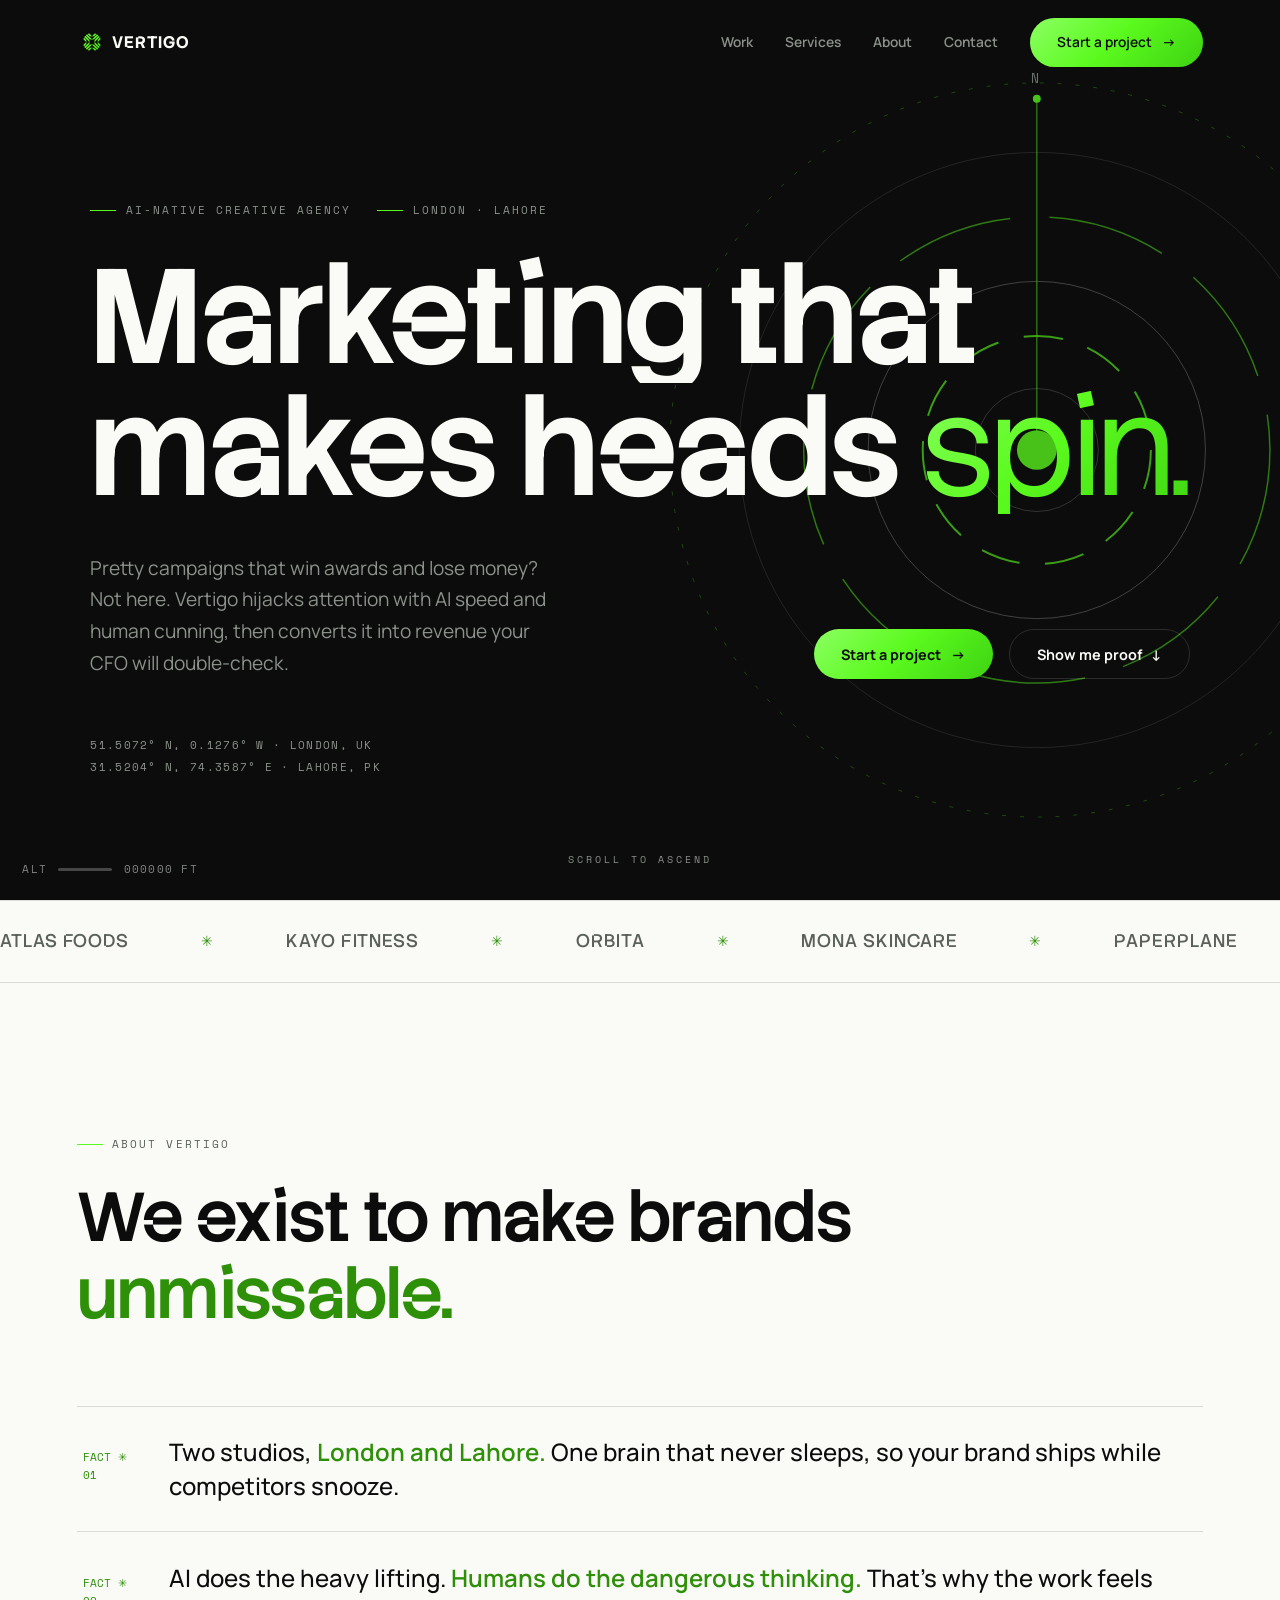
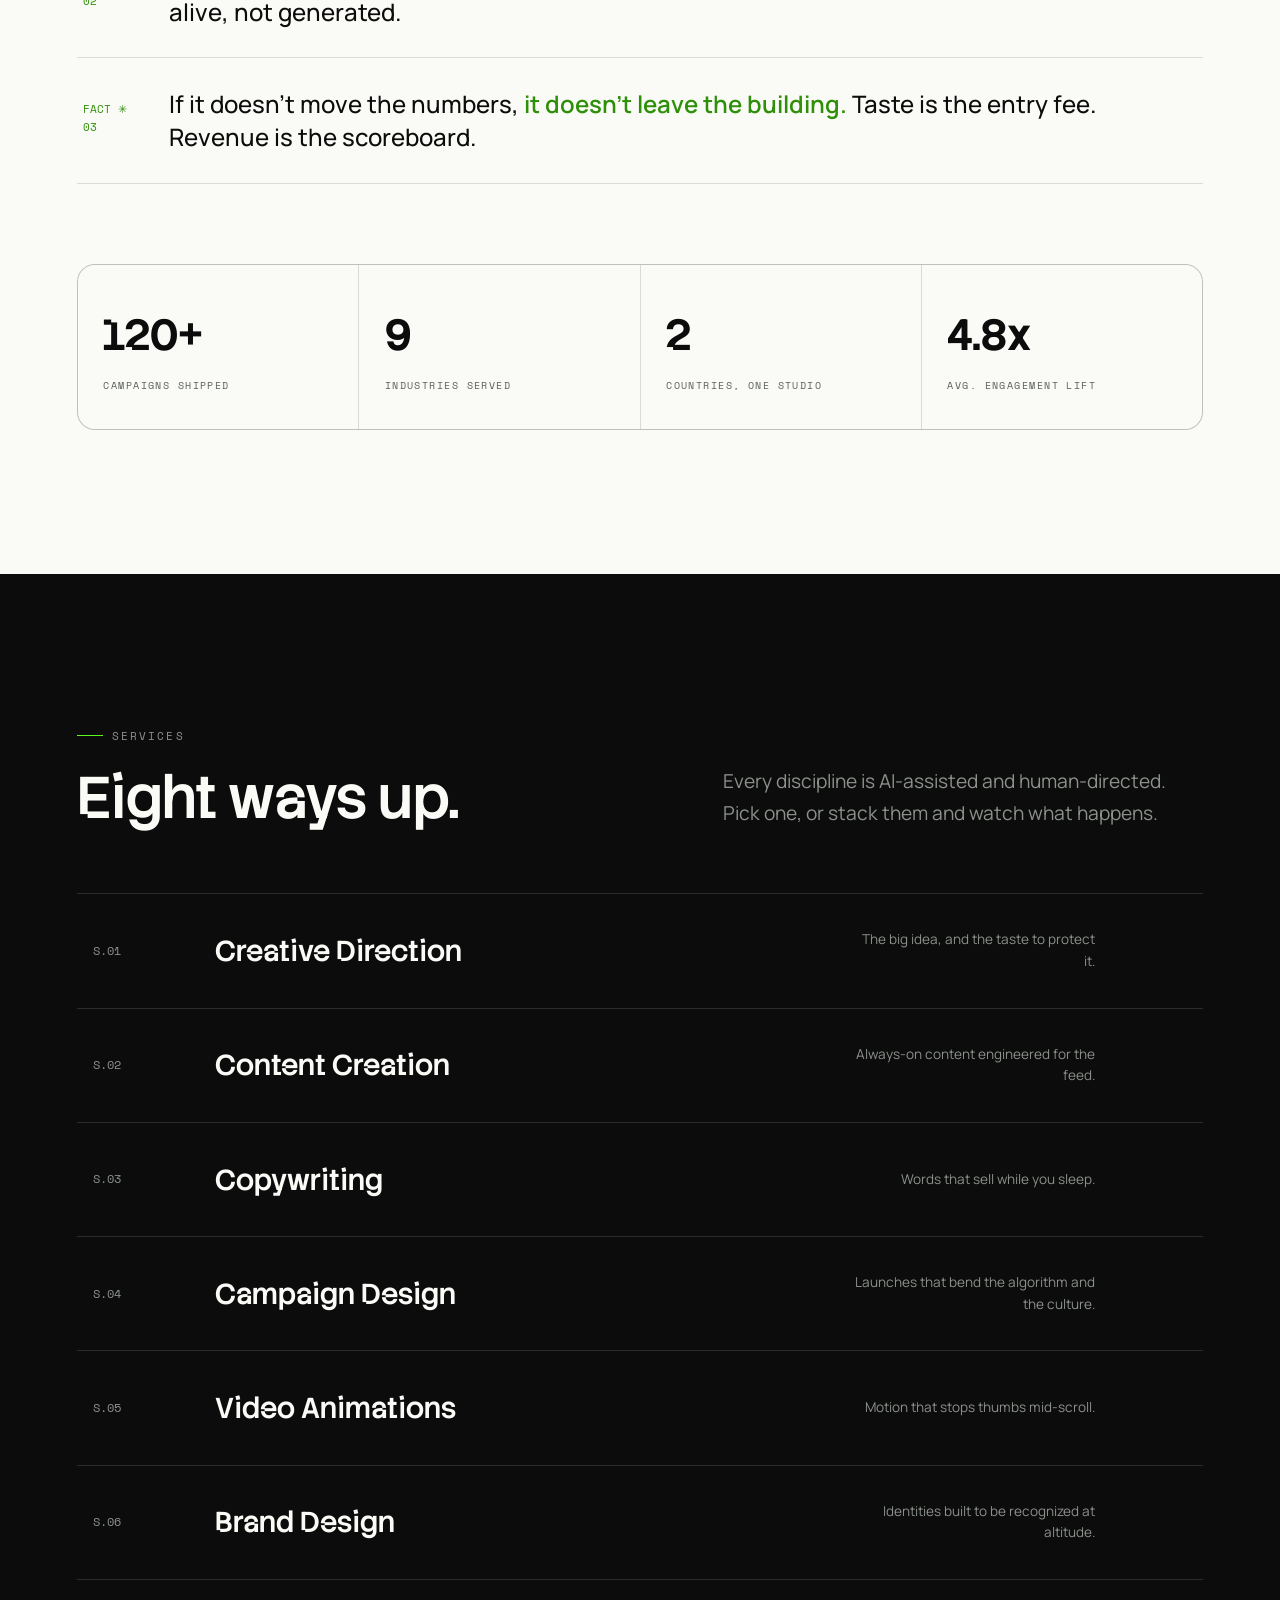
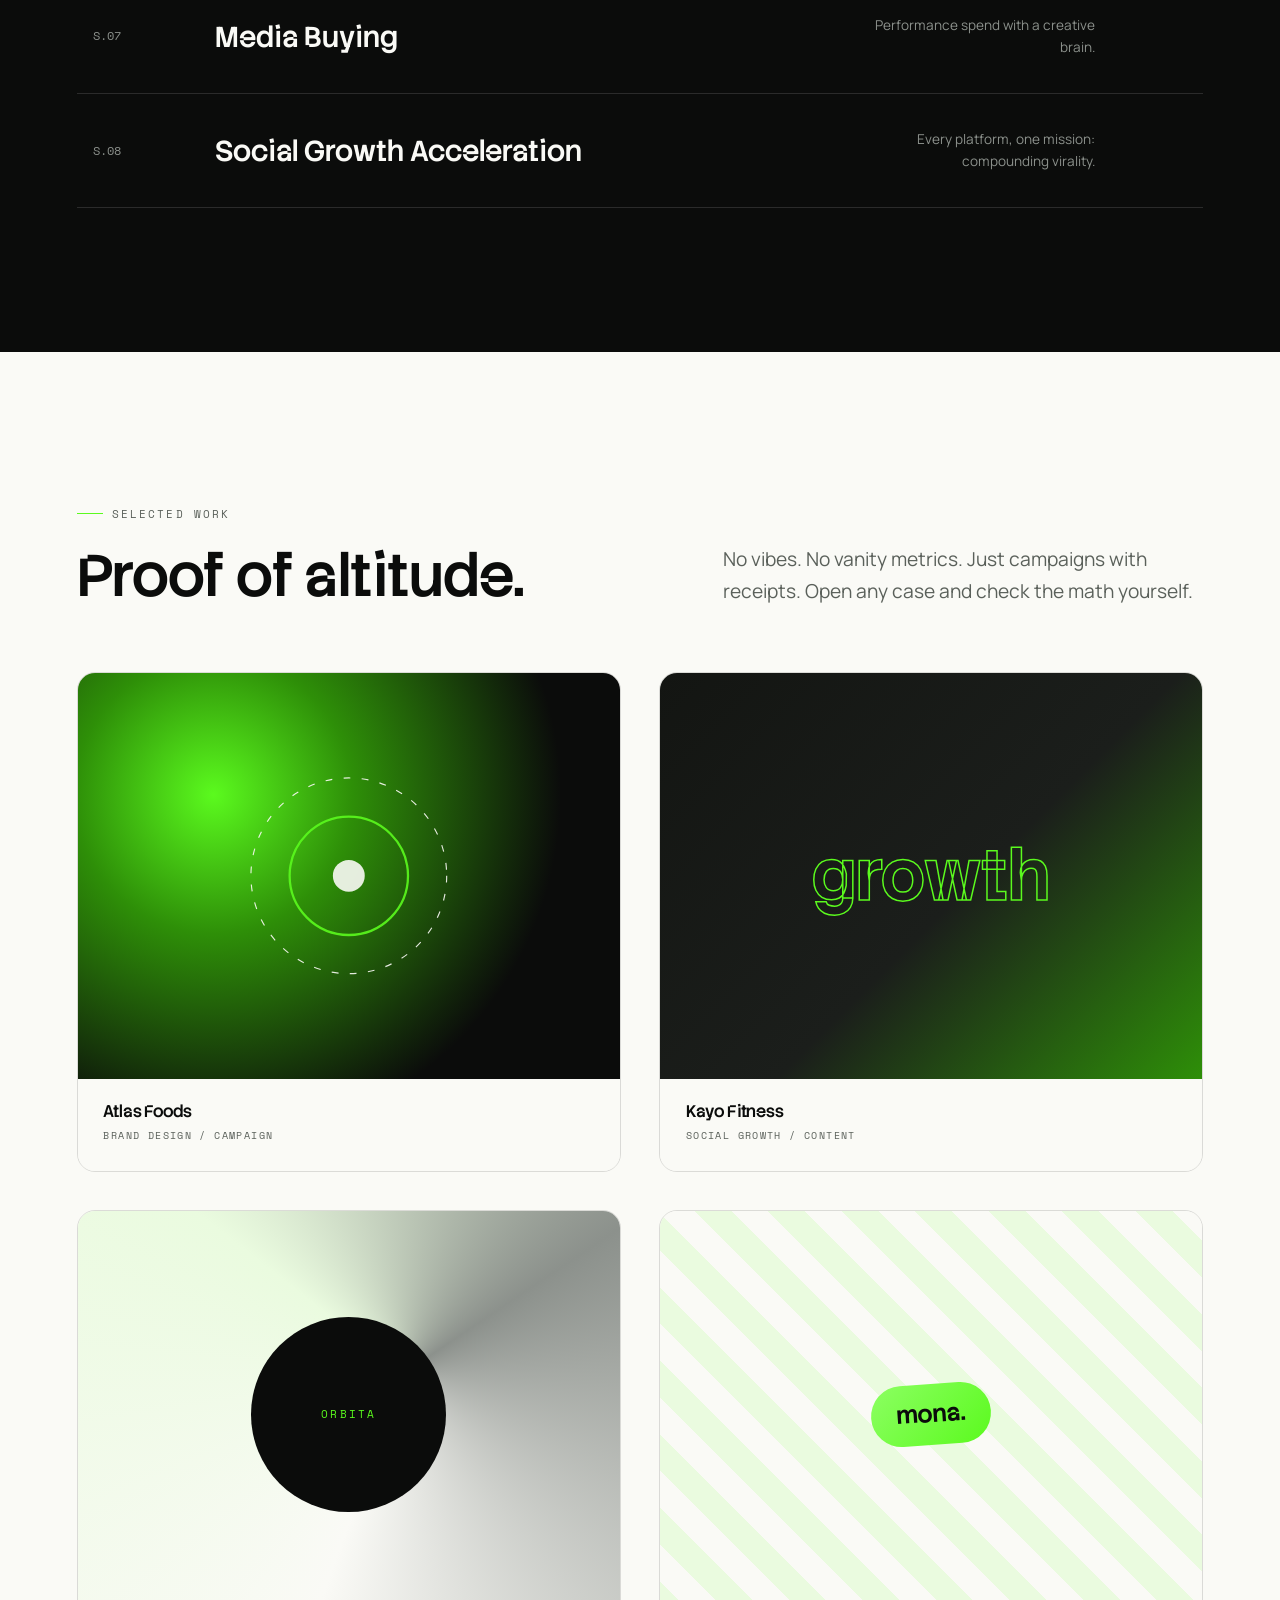
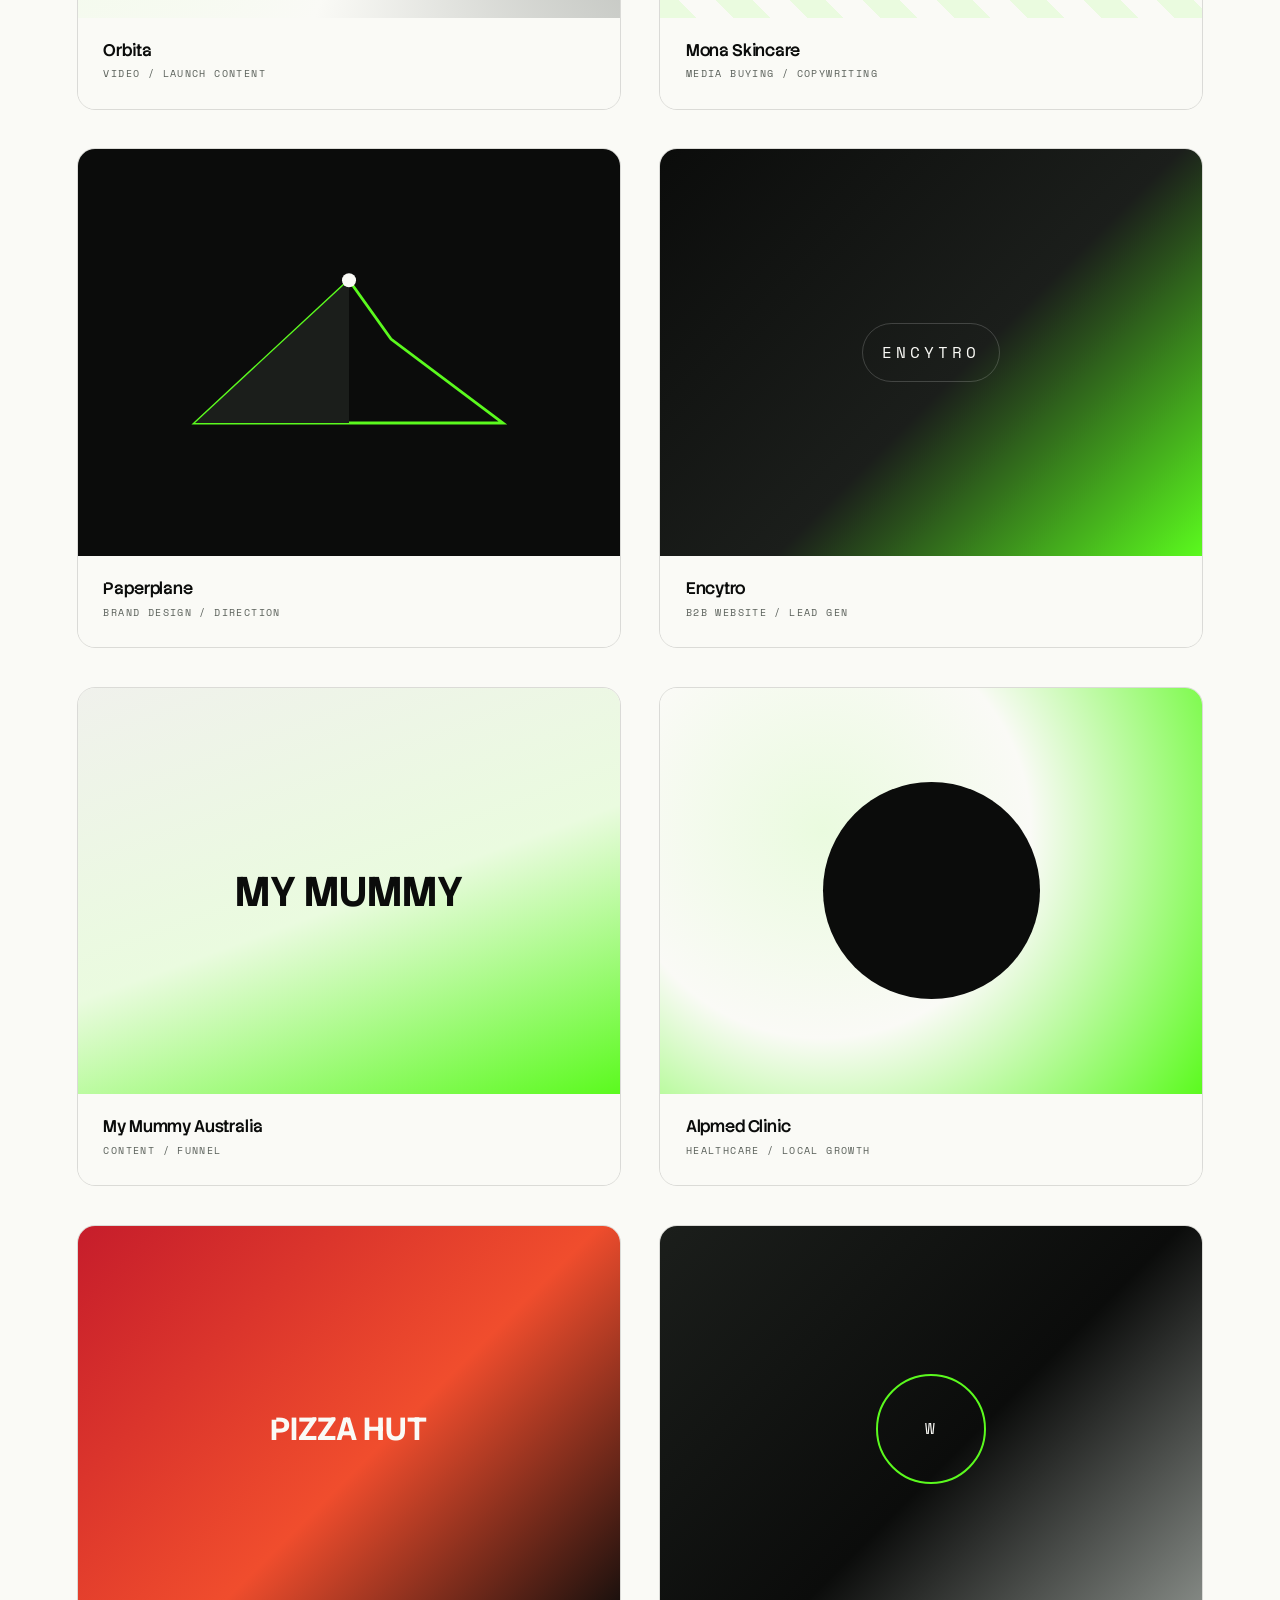
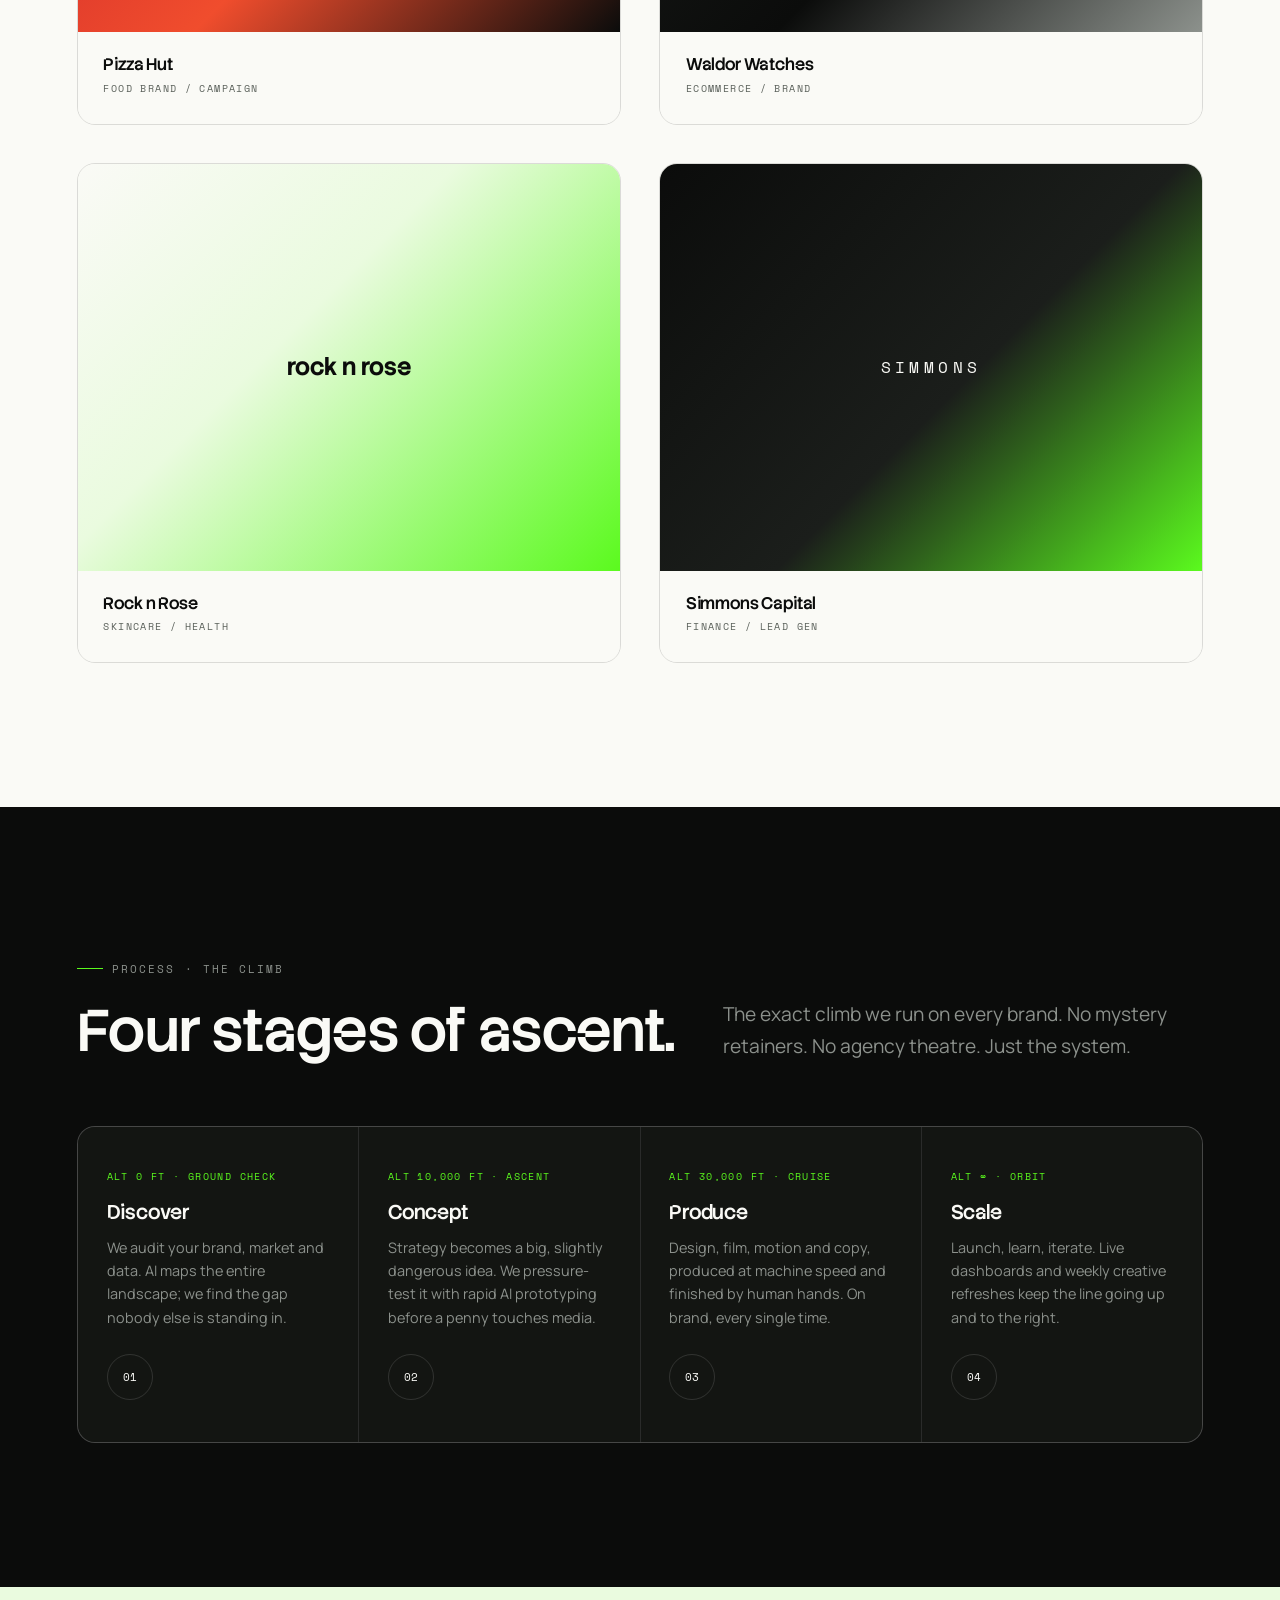
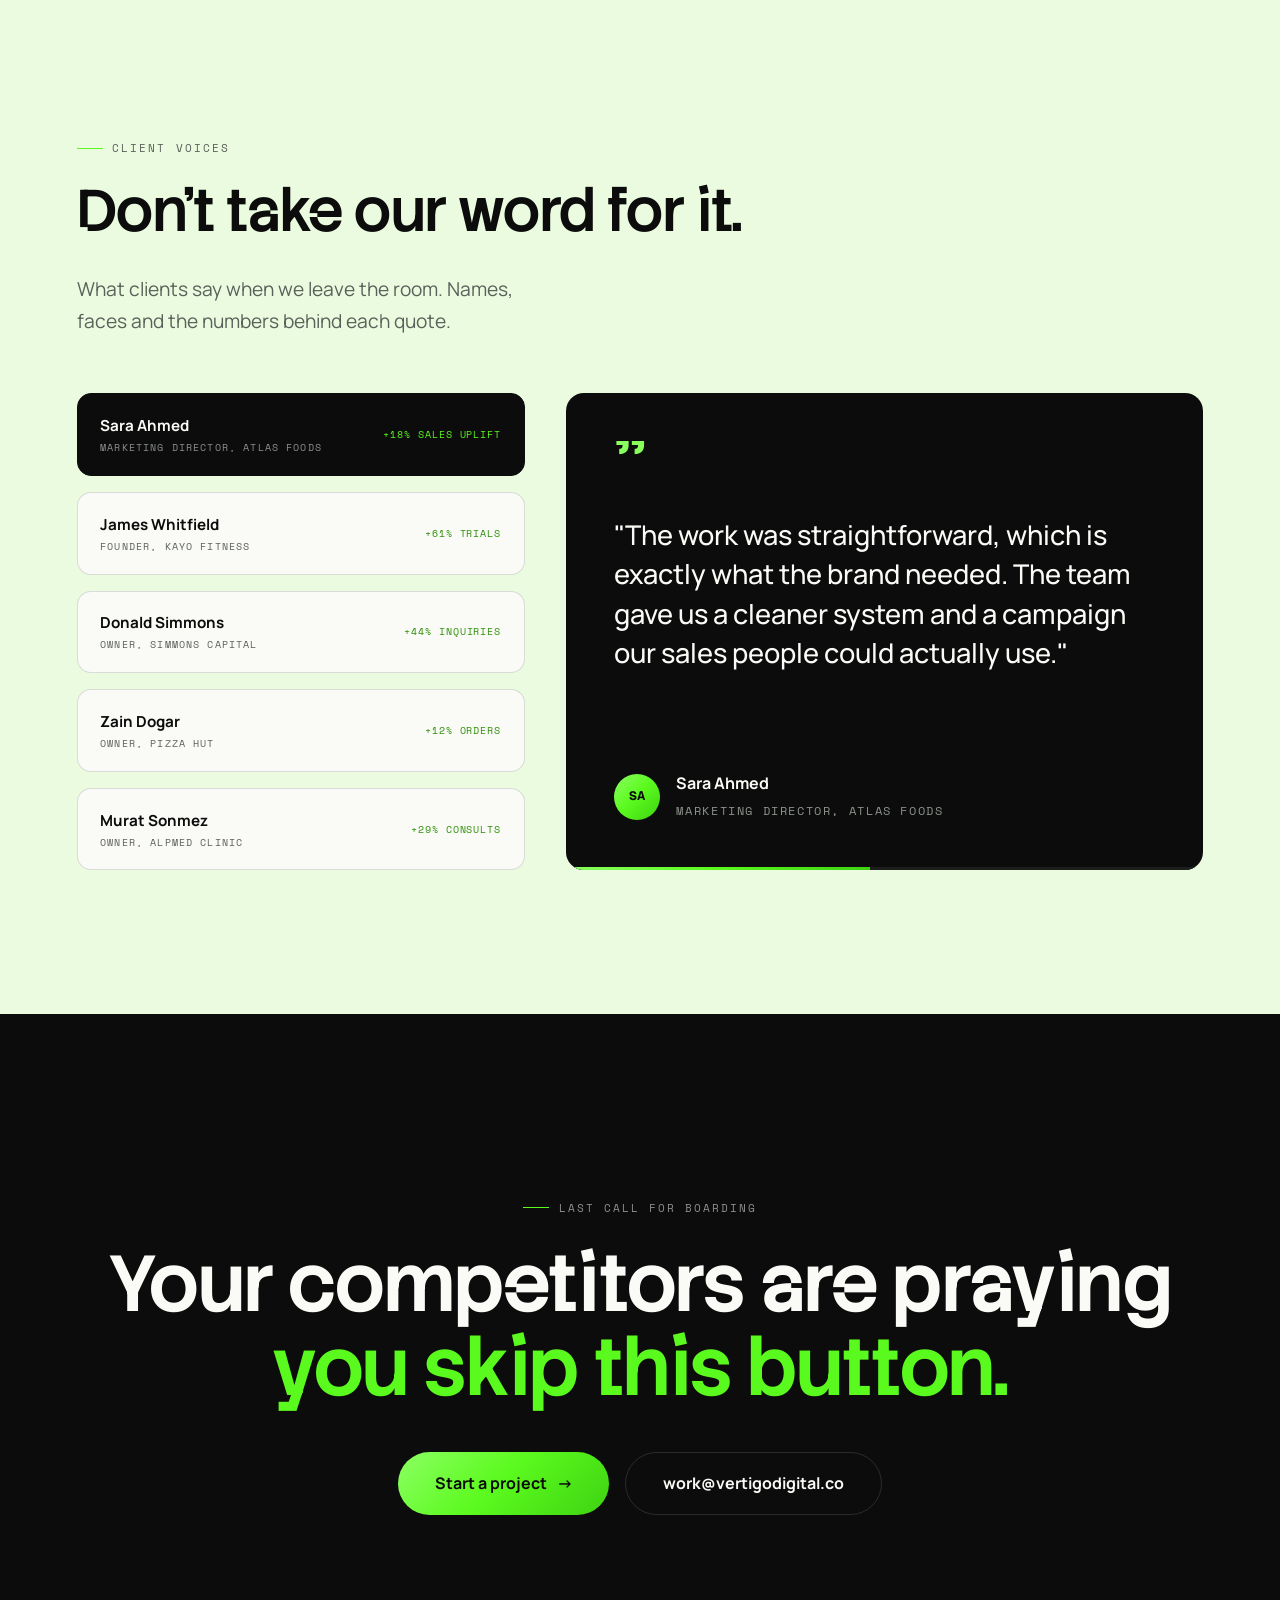
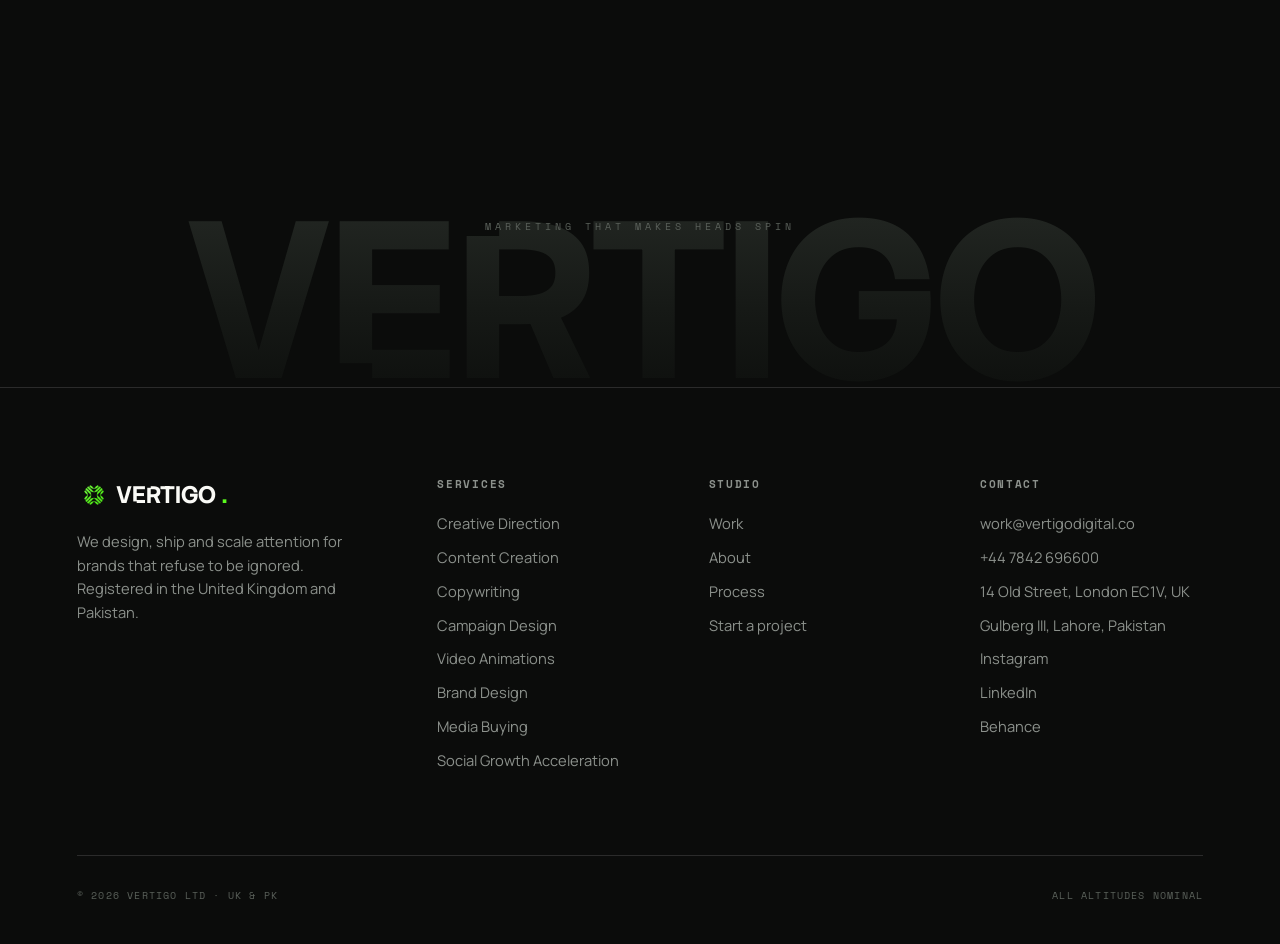
<file: index.html>
<!DOCTYPE html>
<html lang="en">
<head>
<meta charset="UTF-8">
<meta name="viewport" content="width=device-width, initial-scale=1.0">
<title>Vertigo · AI-Native Creative Marketing Agency</title>
<meta name="description" content="Vertigo is an AI-native creative marketing agency in London and Lahore. Marketing that makes heads spin.">
<link rel="icon" type="image/png" href="./Logo%20new%201.png">
<link rel="preconnect" href="https://fonts.googleapis.com">
<link rel="preconnect" href="https://fonts.gstatic.com" crossorigin>
<link href="https://fonts.googleapis.com/css2?family=Manrope:wght@400;500;600;700;800&family=Stack+Sans+Notch:wght@200..700&family=Space+Mono:wght@400;700&display=swap" rel="stylesheet">
  <link rel="stylesheet" href="./styles.css">
</head>
<body>
<div id="cursor"></div>

<div id="alt"><span>ALT</span><div class="bar"><i id="altFill"></i></div><span id="altRead">00,000 FT</span></div>

<nav id="nav">
  <div class="nav-in">
    <a href="#/" class="logo" data-route>
      <span class="logo-mark" aria-hidden="true"></span>
      VERTIGO
    </a>
    <div class="nav-links" id="navLinks">
      <a href="#/" data-scroll="work">Work</a>
      <a href="#/" data-scroll="services">Services</a>
      <a href="#/" data-scroll="about">About</a>
      <a href="#/" data-scroll="contact">Contact</a>
      <a href="#/start" data-route class="btn">Start a project <span class="arr">→</span></a>
    </div>
    <button id="burger" aria-label="Menu" aria-controls="navLinks" aria-expanded="false"><span></span><span></span><span></span></button>
  </div>
</nav>

<!-- ==================== HOME ==================== -->
<div class="page on" id="page-home">

<header id="hero">
  <div id="spiral">
    <svg viewBox="0 0 800 800" fill="none">
      <g id="spiralG" stroke="#5BFA1E" opacity=".85">
        <circle cx="400" cy="400" r="370" stroke-width="1" stroke-dasharray="4 14" opacity=".35"/>
        <circle cx="400" cy="400" r="300" stroke-width="1" opacity=".25" stroke="#8C918C"/>
        <circle cx="400" cy="400" r="235" stroke-width="1.5" stroke-dasharray="120 40" opacity=".6"/>
        <circle cx="400" cy="400" r="170" stroke-width="1" opacity=".3" stroke="#FAFAF6"/>
        <circle cx="400" cy="400" r="115" stroke-width="2" stroke-dasharray="40 26" opacity=".8"/>
        <circle cx="400" cy="400" r="62" stroke-width="1" opacity=".4" stroke="#8C918C"/>
        <g id="sweep"><line x1="400" y1="400" x2="400" y2="46" stroke="#5BFA1E" stroke-width="1.5" opacity=".55"/><circle cx="400" cy="46" r="4" fill="#5BFA1E" stroke="none"/></g>
        <circle class="pulse" cx="400" cy="400" r="20" fill="#5BFA1E" stroke="none"/>
        <text x="400" y="30" fill="#8C918C" font-family="Space Mono" font-size="13" text-anchor="middle" letter-spacing="3" stroke="none">N</text>
        <text x="778" y="405" fill="#8C918C" font-family="Space Mono" font-size="13" text-anchor="middle" letter-spacing="3" stroke="none">E</text>
      </g>
    </svg>
  </div>
  <div class="wrap">
    <div class="hero-tag">
      <span class="eyebrow">AI-Native Creative Agency</span>
      <span class="eyebrow">London · Lahore</span>
    </div>
    <h1 class="hero-h">
      <span class="row"><span>Marketing that</span></span>
      <span class="row"><span>makes heads <em>spin.</em></span></span>
    </h1>
    <div class="hero-sub">
      <p class="lede">Pretty campaigns that win awards and lose money? Not here. Vertigo hijacks attention with AI speed and human cunning, then converts it into revenue your CFO will double-check.</p>
      <div class="hero-cta">
        <a href="#/start" data-route class="btn">Start a project <span class="arr">→</span></a>
        <button class="btn ghost" data-scroll="work">Show me proof <span class="arr">↓</span></button>
      </div>
    </div>
    <div class="coords" style="margin-top:3.5rem">51.5072° N, 0.1276° W · LONDON, UK<br>31.5204° N, 74.3587° E · LAHORE, PK</div>
  </div>
  <div class="scroll-hint">SCROLL TO ASCEND</div>
</header>

<div class="marquee" aria-hidden="true">
  <div class="mq-track">
    <span>ATLAS FOODS</span><span>KAYO FITNESS</span><span>ORBITA</span><span>MONA SKINCARE</span><span>PAPERPLANE</span><span>DRIFT MOBILITY</span><span>HELIX &amp; CO</span><span>NORTHWIND</span>
    <span>ATLAS FOODS</span><span>KAYO FITNESS</span><span>ORBITA</span><span>MONA SKINCARE</span><span>PAPERPLANE</span><span>DRIFT MOBILITY</span><span>HELIX &amp; CO</span><span>NORTHWIND</span>
  </div>
</div>

<section class="sec light" id="about">
  <div class="wrap">
    <span class="eyebrow rv">About Vertigo</span>
    <h2 class="flipline rv rv-d1">We exist to make brands<br><span class="flipper" id="flipper" aria-live="polite"><span class="on">unignorable.</span><span>unmissable.</span><span>unforgettable.</span><span>unreasonably rich.</span></span></h2>
    <div class="manif rv rv-d2">
      <div class="manif-row"><span class="mk">FACT ✳ 01</span><p>Two studios, <b>London and Lahore.</b> One brain that never sleeps, so your brand ships while competitors snooze.</p></div>
      <div class="manif-row"><span class="mk">FACT ✳ 02</span><p>AI does the heavy lifting. <b>Humans do the dangerous thinking.</b> That's why the work feels alive, not generated.</p></div>
      <div class="manif-row"><span class="mk">FACT ✳ 03</span><p>If it doesn't move the numbers, <b>it doesn't leave the building.</b> Taste is the entry fee. Revenue is the scoreboard.</p></div>
    </div>
    <div class="stats rv">
      <div class="stat"><div class="n" data-count="120">0</div><div class="l">Campaigns shipped</div></div>
      <div class="stat"><div class="n" data-count="9" data-suffix="">0</div><div class="l">Industries served</div></div>
      <div class="stat"><div class="n" data-count="2" data-suffix="">0</div><div class="l">Countries, one studio</div></div>
      <div class="stat"><div class="n" data-count="48" data-suffix="x" data-decimal="1">0</div><div class="l">Avg. engagement lift</div></div>
    </div>
  </div>
</section>

<section class="sec" id="services">
  <div class="wrap">
    <div class="svc-head">
      <div class="rv">
        <span class="eyebrow">Services</span>
        <h2 class="h-lg" style="margin-top:1.4rem">Eight ways up.</h2>
      </div>
      <p class="lede rv rv-d1">Every discipline is AI-assisted and human-directed. Pick one, or stack them and watch what happens.</p>
    </div>
    <div class="svc-list rv" id="svcList"></div>
  </div>
</section>

<section class="sec light" id="work">
  <div class="wrap">
    <div class="svc-head">
      <div class="rv">
        <span class="eyebrow">Selected Work</span>
        <h2 class="h-lg" style="margin-top:1.4rem">Proof of altitude.</h2>
      </div>
      <p class="lede rv rv-d1">No vibes. No vanity metrics. Just campaigns with receipts. Open any case and check the math yourself.</p>
    </div>
    <div class="work-grid" id="workGrid"></div>
  </div>
</section>

<section class="sec" id="process">
  <div class="wrap">
    <div class="svc-head">
      <div class="rv">
        <span class="eyebrow">Process · The Climb</span>
        <h2 class="h-lg" style="margin-top:1.4rem">Four stages of ascent.</h2>
      </div>
      <p class="lede rv rv-d1">The exact climb we run on every brand. No mystery retainers. No agency theatre. Just the system.</p>
    </div>
    <div class="proc rv">
      <div class="proc-step"><span class="alt-tag">ALT 0 FT · GROUND CHECK</span><h3>Discover</h3><p>We audit your brand, market and data. AI maps the entire landscape; we find the gap nobody else is standing in.</p><div class="ring">01</div></div>
      <div class="proc-step"><span class="alt-tag">ALT 10,000 FT · ASCENT</span><h3>Concept</h3><p>Strategy becomes a big, slightly dangerous idea. We pressure-test it with rapid AI prototyping before a penny touches media.</p><div class="ring">02</div></div>
      <div class="proc-step"><span class="alt-tag">ALT 30,000 FT · CRUISE</span><h3>Produce</h3><p>Design, film, motion and copy, produced at machine speed and finished by human hands. On brand, every single time.</p><div class="ring">03</div></div>
      <div class="proc-step"><span class="alt-tag">ALT ∞ · ORBIT</span><h3>Scale</h3><p>Launch, learn, iterate. Live dashboards and weekly creative refreshes keep the line going up and to the right.</p><div class="ring">04</div></div>
    </div>
  </div>
</section>

<section class="sec tint" id="clients">
  <div class="wrap">
    <div class="svc-head" style="margin-bottom:0">
      <div class="rv">
        <span class="eyebrow">Client Voices</span>
        <h2 class="h-lg" style="margin-top:1.4rem">Don't take our word for it.</h2>
      </div>
      <p class="lede rv rv-d1">What clients say when we leave the room. Names, faces and the numbers behind each quote.</p>
    </div>
    <div class="voices rv">
      <div class="v-list" id="vList"></div>
      <div class="v-card" id="vCard">
        <div class="qm">"</div>
        <blockquote id="vQuote"></blockquote>
        <div class="v-who">
          <div class="av" id="vAv"></div>
          <div><strong id="vName"></strong><br><span class="mono" style="color:var(--grey)" id="vRole"></span></div>
        </div>
        <div class="v-prog"><i id="vProg"></i></div>
      </div>
    </div>
  </div>
</section>

<section class="cta-band" id="contact">
  <div class="rings">
    <svg viewBox="0 0 600 600" width="560" class="success-spin" style="animation-duration:40s;margin:0"><circle cx="300" cy="300" r="280" fill="none" stroke="#1B1E1B" stroke-width="1"/><circle cx="300" cy="300" r="200" fill="none" stroke="#1B1E1B" stroke-width="1" stroke-dasharray="10 14"/><circle cx="300" cy="300" r="120" fill="none" stroke="#2E8F08" stroke-width="1" opacity=".5"/></svg>
  </div>
  <div class="wrap" style="position:relative;z-index:2">
    <span class="eyebrow rv" style="justify-content:center;display:inline-flex">Last call for boarding</span>
    <h2 class="rv rv-d1" style="margin:1.6rem 0 2.6rem">Your competitors are praying<br><span class="green">you skip this button.</span></h2>
    <div class="rv rv-d2" style="display:flex;gap:1rem;justify-content:center;flex-wrap:wrap">
      <a href="#/start" data-route class="btn" style="padding:1.1rem 2.3rem;font-size:1rem">Start a project <span class="arr">→</span></a>
      <a href="mailto:work@vertigodigital.co" class="btn ghost" style="padding:1.1rem 2.3rem;font-size:1rem">work@vertigodigital.co</a>
    </div>
  </div>
</section>

</div><!-- /page-home -->
<!-- ==================== SERVICE PAGE (dynamic) ==================== -->
<div class="page" id="page-service">
  <header class="svc-hero">
    <div class="big-idx" id="sIdx">S.01</div>
    <div class="wrap">
      <span class="eyebrow" id="sCrumb">Services / 01</span>
      <h1 class="h-xl" id="sName" style="margin-top:1.4rem;max-width:14ch"></h1>
      <p class="lede" id="sTag" style="margin-top:1.6rem"></p>
    </div>
  </header>
  <section class="sec light">
    <div class="wrap">
      <div class="svc-detail-grid">
        <div>
          <span class="eyebrow">What it is</span>
          <p class="about-big" id="sDesc" style="margin-top:1.6rem"></p>
          <h3 class="h-md" style="margin:3.5rem 0 1.4rem">What you get</h3>
          <ul class="deliv" id="sDeliv"></ul>
        </div>
        <div>
          <span class="eyebrow">How it runs</span>
          <div class="svc-steps" id="sSteps" style="margin-top:1.6rem"></div>
          <a href="#/start" data-route class="btn" id="sCta" style="margin-top:2.6rem">Start with this service <span class="arr">→</span></a>
        </div>
      </div>
    </div>
  </section>
  <section class="sec">
    <div class="wrap">
      <span class="eyebrow">Still hungry?</span>
      <h2 class="h-md" style="margin:1.4rem 0 2rem">Other ways up</h2>
      <div class="other-svc" id="sOthers"></div>
    </div>
  </section>
</div>

<!-- ==================== CASE STUDY PAGE (dynamic) ==================== -->
<div class="page" id="page-case">
  <header class="cs-hero">
    <div class="bg" id="csBg"></div>
    <div class="wrap" style="position:relative;z-index:2">
      <span class="eyebrow" id="csCrumb">Work / Case Study</span>
      <h1 class="h-xl" id="csTitle" style="margin-top:1.4rem;max-width:18ch"></h1>
      <div class="cs-chips" id="csChips"></div>
    </div>
  </header>
  <section class="sec light">
    <div class="wrap">
      <div class="cs-body">
        <div class="cs-block"><span class="mono">The problem</span><p id="csProblem"></p></div>
        <div class="cs-block"><span class="mono">The idea</span><p id="csIdea"></p></div>
        <div class="cs-block"><span class="mono">The execution</span><p id="csExec"></p></div>
      </div>
      <div class="cs-meta">
        <div class="cs-panel">
          <span class="mono">Project snapshot</span>
          <p id="csSnapshot"></p>
        </div>
        <div class="cs-panel">
          <span class="mono">What changed</span>
          <ul class="cs-list" id="csChanges"></ul>
        </div>
      </div>
      <div class="cs-quote" id="csQuoteWrap">
        <blockquote id="csQuote"></blockquote>
        <p class="mono" style="margin-top:1.2rem;color:var(--grey-d)" id="csQuoteWho"></p>
      </div>
    </div>
  </section>
  <section class="sec">
    <div class="wrap">
      <span class="eyebrow">The receipts</span>
      <div class="cs-stats" id="csStats"></div>
      <h3 class="h-md" style="margin:5rem 0 1.4rem">Timeline</h3>
      <div class="cs-timeline" id="csTimeline"></div>
      <h3 class="h-md" style="margin:5rem 0 1.4rem">Services on this flight</h3>
      <div class="other-svc" id="csSvcs"></div>
      <a class="nextcase" id="csNext" href="#/" data-route style="margin-top:5rem">
        <div><span class="mono" style="color:var(--green)">NEXT CASE →</span><h3 id="csNextTitle" style="margin-top:.8rem"></h3></div>
        <span class="btn ghost">Open it <span class="arr">→</span></span>
      </a>
    </div>
  </section>
</div>

<!-- ==================== START PROJECT ==================== -->
<div class="page" id="page-start">
  <div class="start-wrap">
    <div class="fl-meter">
      <span class="mono" style="color:var(--grey)">PRE-FLIGHT</span>
      <div class="track"><i id="flFill"></i></div>
      <span class="read" id="flRead">ALT 0 FT</span>
    </div>

    <div class="fstep on" data-step="0">
      <span class="q-idx">CHECK 01 / 05 · MISSION</span>
      <h2>What are we lifting off with?</h2>
      <p class="hint">Pick everything you need. Greedy is good. Not sure? Best guess. We calibrate on the first call.</p>
      <div class="pick-grid" id="pickSvcs"></div>
      <p class="f-err" id="err0">Pick at least one service to continue.</p>
    </div>

    <div class="fstep" data-step="1">
      <span class="q-idx">CHECK 02 / 05 · THE BRAND</span>
      <h2>Tell us who's flying.</h2>
      <p class="hint">A few basics so we land on your runway already prepared.</p>
      <div class="fld-row">
        <div class="fld"><label for="fBrand">Brand / company name *</label><input id="fBrand" type="text" placeholder="e.g. Atlas Foods"></div>
        <div class="fld"><label for="fIndustry">Industry *</label>
          <select id="fIndustry">
            <option value="">Select…</option>
            <option>E-commerce / Retail</option><option>Food &amp; Beverage</option><option>Fashion &amp; Beauty</option>
            <option>Tech / SaaS</option><option>Health &amp; Fitness</option><option>Finance</option>
            <option>Real Estate</option><option>Education</option><option>Other</option>
          </select>
        </div>
      </div>
      <div class="fld-row">
        <div class="fld"><label for="fSite">Website / social link (optional)</label><input id="fSite" type="text" placeholder="https://"></div>
        <div class="fld"><label for="fStage">Brand stage *</label>
          <select id="fStage">
            <option value="">Select…</option>
            <option>Pre-launch / new brand</option><option>Launched, early traction</option>
            <option>Growing, ready to scale</option><option>Established, needs reinvention</option>
          </select>
        </div>
      </div>
      <p class="f-err" id="err1">Brand name, industry and stage are required.</p>
    </div>

    <div class="fstep" data-step="2">
      <span class="q-idx">CHECK 03 / 05 · FUEL &amp; FLIGHT TIME</span>
      <h2>Budget and timeline.</h2>
      <p class="hint">Honest ranges get honest recommendations. Nobody wastes a great idea on the wrong budget.</p>
      <label class="mono" style="color:var(--grey);display:block;margin-bottom:.8rem">Monthly budget range *</label>
      <div class="pick-grid" id="pickBudget" style="grid-template-columns:repeat(auto-fill,minmax(160px,1fr))"></div>
      <label class="mono" style="color:var(--grey);display:block;margin:2rem 0 .8rem">When do we take off? *</label>
      <div class="pick-grid" id="pickTime" style="grid-template-columns:repeat(auto-fill,minmax(160px,1fr))"></div>
      <p class="f-err" id="err2">Choose a budget range and a timeline.</p>
    </div>

    <div class="fstep" data-step="3">
      <span class="q-idx">CHECK 04 / 05 · DESTINATION</span>
      <h2>Where should this land?</h2>
      <p class="hint">Describe what winning looks like in your own words. Big, small, borderline delusional. All welcome.</p>
      <div class="fld"><label for="fGoals">Goals &amp; context *</label><textarea id="fGoals" placeholder="e.g. We're launching a new product line in Q4 and want it to own TikTok and Instagram in the UK…"></textarea></div>
      <p class="f-err" id="err3">Tell us a little about your goals.</p>
    </div>

    <div class="fstep" data-step="4">
      <span class="q-idx">CHECK 05 / 05 · PILOT DETAILS</span>
      <h2>Who do we brief?</h2>
      <div class="fld-row">
        <div class="fld"><label for="fName">Your name *</label><input id="fName" type="text" placeholder="Full name"></div>
        <div class="fld"><label for="fEmail">Email *</label><input id="fEmail" type="email" placeholder="you@company.com"></div>
      </div>
      <div class="fld-row">
        <div class="fld"><label for="fPhone">Phone / WhatsApp (optional)</label><input id="fPhone" type="text" placeholder="+44 / +92"></div>
        <div class="fld"><label for="fRegion">Closest office *</label>
          <select id="fRegion"><option value="">Select…</option><option>London, UK</option><option>Lahore, Pakistan</option><option>Elsewhere, remote works</option></select>
        </div>
      </div>
      <p class="f-err" id="err4">We need a name, a valid email and a region.</p>
    </div>

    <div class="fstep" data-step="5">
      <span class="q-idx">CLEARED · FLIGHT MANIFEST</span>
      <h2>Review your manifest.</h2>
      <p class="hint">Everything look right? Confirm and a human creative director replies within one working day.</p>
      <div class="bpass">
        <div class="bpass-top"><span>VERTIGO ✳ BOARDING PASS</span><span id="bpDate"></span></div>
        <div class="bpass-body" id="bpBody"></div>
        <div class="bpass-tear"><span id="bpCode">VG-0000</span><div class="barcode" id="bpBar"></div></div>
      </div>
      <p class="f-err" id="err5">Automatic email failed. Use the email fallback button, or try again in a moment.</p>
    </div>

    <div class="fstep" data-step="6" style="text-align:center;padding-top:2rem">
      <svg class="success-spin" viewBox="0 0 100 100" style="margin:0 auto 2rem"><circle cx="50" cy="50" r="44" fill="none" stroke="#5BFA1E" stroke-width="2" stroke-dasharray="14 8"/><circle cx="50" cy="50" r="26" fill="none" stroke="#FAFAF6" stroke-width="1.5"/><circle cx="50" cy="50" r="8" fill="#5BFA1E"/></svg>
      <h2>You're cleared for take-off.</h2>
      <p class="hint" style="margin:1rem auto 1rem">Your brief is logged under flight code <strong class="green" id="finalCode">VG-0000</strong>. A creative director (a human one) will reach out within one working day.</p>
      <p class="submit-status" id="submitStatus">Your complete request summary has been sent to work@vertigodigital.co.</p>
      <div style="display:flex;gap:1rem;justify-content:center;flex-wrap:wrap">
        <a class="btn ghost" id="mailBrief" href="#">Open email fallback <span class="arr">→</span></a>
        <a href="#/" data-route class="btn ghost">Back to home</a>
      </div>
    </div>

    <div class="f-nav" id="fNav">
      <button class="btn ghost" id="fBack" style="visibility:hidden">← Back</button>
      <button class="btn" id="fNext">Continue <span class="arr">→</span></button>
    </div>
  </div>
</div>

<div class="giant" aria-hidden="true">
  <span class="gt" id="giantText">VERTIGO</span>
  <span class="gt-tag">MARKETING THAT MAKES HEADS SPIN</span>
</div>

<footer>
  <div class="wrap">
    <div class="foot-grid">
      <div>
        <div class="foot-logo"><span class="logo-mark" aria-hidden="true"></span>VERTIGO<span class="green">.</span></div>
        <p style="max-width:30ch">We design, ship and scale attention for brands that refuse to be ignored. Registered in the United Kingdom and Pakistan.</p>
      </div>
      <div>
        <h4>Services</h4>
        <div id="footSvcs"></div>
      </div>
      <div>
        <h4>Studio</h4>
        <a href="#/" data-scroll="work" data-route>Work</a>
        <a href="#/" data-scroll="about" data-route>About</a>
        <a href="#/" data-scroll="process" data-route>Process</a>
        <a href="#/start" data-route>Start a project</a>
      </div>
      <div>
        <h4>Contact</h4>
        <a href="mailto:work@vertigodigital.co">work@vertigodigital.co</a>
        <a href="tel:+447842696600">+44 7842 696600</a>
        <p>14 Old Street, London EC1V, UK</p>
        <p>Gulberg III, Lahore, Pakistan</p>
        <a href="#">Instagram</a><a href="#">LinkedIn</a><a href="#">Behance</a>
      </div>
    </div>
    <div class="foot-bottom">
      <span>© 2026 VERTIGO LTD · UK &amp; PK</span>
      <span>ALL ALTITUDES NOMINAL</span>
    </div>
  </div>
</footer>
  <script src="./script.js" defer></script>
</body>
</html>
</file>
<file: styles.css>
/* ============ TOKENS ============ */
:root{
  --ink:#0B0C0B;
  --ink-2:#131512;
  --ink-3:#1B1E1B;
  --paper:#FAFAF6;
  --paper-2:#F0F1EC;
  --grey:#8C918C;
  --grey-d:#5A605A;
  --green:#5BFA1E;
  --green-2:#3ED312;
  --green-deep:#2E8F08;
  --green-tint:#EAFBDF;
  --grad:linear-gradient(135deg,#8CFF62,#5BFA1E 48%,#3ED312);
  --line-d:rgba(255,255,255,.13);
  --line-l:rgba(11,12,11,.13);
  --disp:'Stack Sans Notch',sans-serif;
  --body:'Manrope',sans-serif;
  --mono:'Space Mono',monospace;
  --ease:cubic-bezier(.22,1,.36,1);
  --rad:18px;
}
*{margin:0;padding:0;box-sizing:border-box}
html{scroll-behavior:smooth}
body{
  font-family:var(--body);
  background:var(--ink);
  color:var(--paper);
  overflow-x:hidden;
  line-height:1.6;
  -webkit-font-smoothing:antialiased;
}
::selection{background:var(--green);color:var(--ink)}
img{max-width:100%;display:block}
a{color:inherit;text-decoration:none}
button{font-family:inherit;cursor:pointer;border:none;background:none;color:inherit}
button:disabled{cursor:not-allowed;opacity:.65}
input,select,textarea{font-family:inherit;font-size:1rem}

/* ============ UTILITIES ============ */
.wrap{max-width:1280px;margin:0 auto;padding:0 6vw}
.mono{font-family:var(--mono);font-size:.72rem;letter-spacing:.14em;text-transform:uppercase}
.eyebrow{display:inline-flex;align-items:center;gap:.6rem;font-family:var(--mono);font-size:.7rem;letter-spacing:.18em;text-transform:uppercase;color:var(--grey)}
.eyebrow::before{content:'';width:26px;height:1px;background:var(--green)}
.sec{padding:9rem 0;position:relative}
.sec.light{background:var(--paper);color:var(--ink)}
.sec.light .eyebrow{color:var(--grey-d)}
.sec.tint{background:var(--green-tint);color:var(--ink)}
.sec.tint .eyebrow{color:var(--grey-d)}
h1,h2,h3{font-family:var(--disp);font-weight:500;line-height:1.06;letter-spacing:-.01em}
.h-xl{font-size:clamp(2.6rem,7.2vw,6.4rem)}
.h-lg{font-size:clamp(2rem,4.6vw,3.8rem)}
.h-md{font-size:clamp(1.3rem,2.4vw,1.9rem)}
.lede{font-size:clamp(1.05rem,1.5vw,1.3rem);color:var(--grey);max-width:40ch;line-height:1.65}
.sec.light .lede,.sec.tint .lede{color:var(--grey-d)}
.green{color:var(--green)}
.sec.light .green,.sec.tint .green{color:var(--green-deep)}

/* reveal on scroll */
.rv{opacity:0;transform:translateY(34px);transition:opacity .9s var(--ease),transform .9s var(--ease)}
.rv.in{opacity:1;transform:none}
.rv-d1{transition-delay:.08s}.rv-d2{transition-delay:.16s}.rv-d3{transition-delay:.24s}.rv-d4{transition-delay:.32s}

/* ============ CURSOR ============ */
#cursor{position:fixed;top:0;left:0;width:10px;height:10px;border-radius:50%;background:var(--green);pointer-events:none;z-index:9999;transform:translate(-50%,-50%);transition:width .25s,height .25s,opacity .25s;mix-blend-mode:difference;opacity:0}
#cursor.on{opacity:1}
#cursor.big{width:54px;height:54px}
@media (hover:none){#cursor{display:none}}

/* ============ ALTITUDE METER ============ */
#alt{position:fixed;left:1.4rem;bottom:1.4rem;z-index:60;font-family:var(--mono);font-size:.66rem;letter-spacing:.12em;color:var(--grey);display:flex;align-items:center;gap:.7rem;pointer-events:none;mix-blend-mode:difference}
#alt .bar{width:54px;height:3px;background:rgba(255,255,255,.25);border-radius:2px;overflow:hidden}
#alt .bar i{display:block;height:100%;width:0;background:var(--grad)}
@media (max-width:760px){#alt{display:none}}

/* ============ NAV ============ */
nav{position:fixed;top:0;left:0;right:0;z-index:100;transition:background .4s,backdrop-filter .4s,border-color .4s;border-bottom:1px solid transparent}
nav.scrolled{background:#000;backdrop-filter:none;border-color:rgba(255,255,255,.08);box-shadow:0 10px 28px rgba(0,0,0,.28)}
.nav-in{max-width:1280px;margin:0 auto;padding:1.1rem 6vw;display:flex;align-items:center;justify-content:space-between;gap:1rem}
.logo{font-family:var(--disp);font-weight:700;font-size:1.05rem;letter-spacing:.06em;display:flex;align-items:center;gap:.32rem}
.logo-mark{width:30px;height:30px;display:block;flex:0 0 auto;background:linear-gradient(135deg,#8CFF62 0%,#5BFA1E 52%,#3ED312 100%);-webkit-mask:url("./Logo%20new%201.png") center/contain no-repeat;mask:url("./Logo%20new%201.png") center/contain no-repeat;animation:logospin 9s linear infinite}
.logo:hover .logo-mark{animation-duration:1.6s}
@keyframes logospin{to{transform:rotate(360deg)}}
.nav-links{display:flex;align-items:center;gap:2rem}
.nav-links a{font-size:.86rem;font-weight:600;color:var(--grey);transition:color .25s;position:relative}
.nav-links a:hover{color:var(--paper)}
.nav-links a::after{content:'';position:absolute;left:0;bottom:-5px;width:0;height:2px;background:var(--green);transition:width .3s var(--ease)}
.nav-links a:hover::after{width:100%}
.btn{display:inline-flex;align-items:center;gap:.6rem;font-weight:700;font-size:.9rem;padding:.85rem 1.7rem;border-radius:100px;background:var(--grad);color:var(--ink);transition:transform .35s var(--ease),box-shadow .35s;position:relative;overflow:hidden}
.btn:hover{transform:translateY(-2px);box-shadow:0 10px 34px rgba(91,250,30,.32)}
.nav-links a.btn{color:var(--ink)}
.nav-links a.btn:hover{color:var(--ink)}
.nav-links a.btn::after{display:none}
.btn.ghost{background:transparent;color:inherit;border:1px solid var(--line-d)}
.sec.light .btn.ghost,.light .btn.ghost{border-color:var(--line-l)}
.btn.ghost:hover{box-shadow:none;border-color:var(--green)}
.btn .arr{transition:transform .3s var(--ease)}
.btn:hover .arr{transform:translateX(4px)}
#burger{display:none;flex-direction:column;gap:5px;padding:.4rem}
#burger span{width:24px;height:2px;background:var(--paper);transition:.3s}
@media (max-width:900px){
  .nav-links{position:fixed;inset:0;background:var(--ink);flex-direction:column;justify-content:center;gap:2.2rem;transform:translateY(-100%);opacity:0;visibility:hidden;pointer-events:none;transition:transform .5s var(--ease),opacity .25s,visibility 0s .5s;z-index:-1}
  .nav-links.open{transform:none;opacity:1;visibility:visible;pointer-events:auto;transition:transform .5s var(--ease),opacity .25s}
  .nav-links a{font-size:1.5rem;font-family:var(--disp);font-weight:400}
  #burger{display:flex}
  body.menu-open #burger span:nth-child(1){transform:translateY(7px) rotate(45deg)}
  body.menu-open #burger span:nth-child(2){opacity:0}
  body.menu-open #burger span:nth-child(3){transform:translateY(-7px) rotate(-45deg)}
}

/* ============ HERO ============ */
#hero{min-height:100svh;display:flex;flex-direction:column;justify-content:center;position:relative;overflow:hidden;padding-top:5rem}
#spiral{position:absolute;right:-12vw;top:50%;transform:translateY(-50%);width:min(62vw,820px);height:min(62vw,820px);opacity:.9;pointer-events:none}
#spiral svg{width:100%;height:100%;animation:spiralspin 70s linear infinite}
@keyframes spiralspin{to{transform:rotate(360deg)}}
#sweep{transform-origin:400px 400px;animation:sweepspin 7s linear infinite}
@keyframes sweepspin{to{transform:rotate(360deg)}}
.pulse{animation:pulse 2.6s ease-in-out infinite;transform-origin:400px 400px}
@keyframes pulse{50%{transform:scale(1.25);opacity:.6}}
.hero-tag{display:flex;gap:1.6rem;flex-wrap:wrap;margin-bottom:2rem}
.hero-h{font-size:clamp(3.2rem,10.5vw,9.2rem);font-weight:600;line-height:.98;letter-spacing:-.02em;position:relative;z-index:2}
.hero-h .row{display:block;overflow:hidden}
.hero-h .row span{display:block;transform:translateY(110%);animation:riseup 1.1s var(--ease) forwards}
.hero-h .row:nth-child(2) span{animation-delay:.12s}
@keyframes riseup{to{transform:none}}
.hero-h em{font-style:normal;background:var(--grad);-webkit-background-clip:text;background-clip:text;color:transparent;font-weight:300}
.hero-sub{margin-top:2.4rem;display:flex;align-items:flex-end;justify-content:space-between;gap:2rem;flex-wrap:wrap;position:relative;z-index:2}
.hero-cta{display:flex;gap:1rem;flex-wrap:wrap}
.coords{font-family:var(--mono);font-size:.68rem;letter-spacing:.12em;color:var(--grey);line-height:2}
.scroll-hint{position:absolute;bottom:2rem;left:50%;transform:translateX(-50%);font-family:var(--mono);font-size:.62rem;letter-spacing:.3em;color:var(--grey);animation:bob 2.4s ease-in-out infinite}
@keyframes bob{50%{transform:translate(-50%,8px)}}

/* ============ MARQUEE ============ */
.marquee{background:var(--paper);color:var(--ink);border-top:1px solid var(--line-l);border-bottom:1px solid var(--line-l);overflow:hidden;padding:1.6rem 0}
.mq-track{display:flex;gap:4.5rem;width:max-content;animation:mq 30s linear infinite}
.marquee:hover .mq-track{animation-play-state:paused}
.mq-track span{font-family:var(--disp);font-weight:400;font-size:1.15rem;letter-spacing:.05em;color:var(--grey-d);white-space:nowrap;display:flex;align-items:center;gap:4.5rem}
.mq-track span::after{content:'✳';color:var(--green-deep);font-size:.9rem}
@keyframes mq{to{transform:translateX(-50%)}}

/* ============ ABOUT ============ */
.flipline{font-family:var(--disp);font-weight:500;font-size:clamp(2rem,5.4vw,4.4rem);line-height:1.12;margin-top:1.6rem}
.flipper{display:inline-grid;vertical-align:baseline;text-align:left;position:relative;color:var(--green-deep)}
.flipper span{grid-area:1/1;opacity:0;transform:translateY(60%);transition:opacity .45s var(--ease),transform .45s var(--ease);white-space:nowrap}
.flipper span.on{opacity:1;transform:none}
.manif{margin-top:4.5rem;border-top:1px solid var(--line-l)}
.manif-row{display:grid;grid-template-columns:60px 1fr;gap:1.6rem;align-items:baseline;padding:1.8rem .4rem;border-bottom:1px solid var(--line-l);transition:padding-left .35s var(--ease),background .35s}
.manif-row:hover{padding-left:1.4rem;background:var(--green-tint)}
.manif-row .mk{font-family:var(--mono);font-size:.7rem;color:var(--green-deep)}
.manif-row p{font-family:var(--body);font-weight:500;font-size:clamp(1.05rem,2vw,1.5rem);line-height:1.4}
.manif-row p b{font-weight:600;color:var(--green-deep)}
.stats{display:grid;grid-template-columns:repeat(4,1fr);gap:1px;background:var(--line-l);border:1px solid var(--line-l);margin-top:5rem;border-radius:var(--rad);overflow:hidden}
.stat{background:var(--paper);padding:2.2rem 1.6rem;transition:background .3s}
.stat:hover{background:var(--green-tint)}
.stat .n{font-family:var(--disp);font-weight:600;font-size:clamp(1.8rem,3.4vw,2.8rem);color:var(--ink)}
.stat .l{font-family:var(--mono);font-size:.64rem;letter-spacing:.14em;text-transform:uppercase;color:var(--grey-d);margin-top:.5rem}
@media (max-width:900px){.stats{grid-template-columns:repeat(2,1fr)}.manif-row{grid-template-columns:40px 1fr}}

/* ============ SERVICES LIST ============ */
.svc-head{display:flex;justify-content:space-between;align-items:flex-end;gap:2rem;flex-wrap:wrap;margin-bottom:4rem}
.svc-list{border-top:1px solid var(--line-d)}
.svc-row{display:grid;grid-template-columns:90px 1fr auto 60px;align-items:center;gap:2rem;padding:2.1rem 1rem;border-bottom:1px solid var(--line-d);position:relative;transition:padding .4s var(--ease);overflow:hidden;cursor:pointer}
.svc-row::before{content:'';position:absolute;inset:0;background:var(--grad);transform:scaleY(0);transform-origin:bottom;transition:transform .45s var(--ease);z-index:0}
.svc-row:hover::before{transform:scaleY(1)}
.svc-row>*{position:relative;z-index:1;transition:color .35s}
.svc-row:hover>*{color:var(--ink)}
.svc-row .idx{font-family:var(--mono);font-size:.72rem;color:var(--grey)}
.svc-row .nm{font-family:var(--disp);font-weight:500;font-size:clamp(1.1rem,2.4vw,1.8rem)}
.svc-row .tg{font-size:.85rem;color:var(--grey);max-width:30ch;text-align:right}
.svc-row .go{font-size:1.5rem;transform:translateX(-8px);opacity:0;transition:.35s var(--ease)}
.svc-row:hover .go{transform:none;opacity:1}
@media (max-width:760px){.svc-row{grid-template-columns:50px 1fr 30px}.svc-row .tg{display:none}}

/* ============ WORK ============ */
.work-grid{display:grid;grid-template-columns:repeat(2,1fr);gap:2.4rem}
.case{border-radius:var(--rad);overflow:hidden;position:relative;cursor:pointer;border:1px solid var(--line-l);display:block}
.case .vis{aspect-ratio:4/3;position:relative;overflow:hidden;transition:transform .6s var(--ease)}
.case:hover .vis-inner{transform:scale(1.06) rotate(1deg)}
.vis-inner{position:absolute;inset:0;transition:transform .8s var(--ease)}
.case .meta{padding:1.5rem 1.6rem;display:flex;justify-content:space-between;align-items:center;gap:1rem;background:var(--paper)}
.case .meta h3{font-size:1.05rem;font-weight:500}
.case .meta .cat{font-family:var(--mono);font-size:.62rem;letter-spacing:.14em;text-transform:uppercase;color:var(--grey-d)}
.case .meta .open-tag{font-family:var(--mono);font-size:.6rem;letter-spacing:.14em;color:var(--green-deep);white-space:nowrap;opacity:0;transform:translateX(-6px);transition:.35s var(--ease)}
.case:hover .meta .open-tag{opacity:1;transform:none}
.case .lift{position:absolute;top:1.2rem;right:1.2rem;background:rgba(11,12,11,.78);backdrop-filter:blur(6px);color:var(--green);font-family:var(--mono);font-size:.66rem;letter-spacing:.1em;padding:.45rem .8rem;border-radius:100px;opacity:0;transform:translateY(-6px);transition:.4s var(--ease)}
.case:hover .lift{opacity:1;transform:none}
.case.wide{grid-column:span 2}
.case.wide .vis{aspect-ratio:21/9}
@media (max-width:760px){.work-grid{grid-template-columns:1fr}.case.wide{grid-column:span 1}.case.wide .vis{aspect-ratio:4/3}}

/* ============ CASE STUDY PAGE ============ */
.cs-hero{min-height:74svh;display:flex;flex-direction:column;justify-content:flex-end;padding:10rem 0 5rem;position:relative;overflow:hidden}
.cs-hero .bg{position:absolute;inset:0;opacity:.32;pointer-events:none}
.cs-chips{display:flex;gap:.7rem;flex-wrap:wrap;margin-top:2rem}
.cs-chip{font-family:var(--mono);font-size:.64rem;letter-spacing:.12em;text-transform:uppercase;border:1px solid var(--line-d);border-radius:100px;padding:.55rem 1rem;color:var(--grey)}
.cs-chip.hot{border-color:var(--green);color:var(--green)}
.cs-body{display:grid;grid-template-columns:repeat(3,1fr);gap:2.4rem}
.cs-block{border:1px solid var(--line-l);border-radius:var(--rad);padding:2.2rem;transition:.3s}
.cs-block:hover{background:var(--green-tint);border-color:var(--green-deep)}
.cs-block .mono{color:var(--green-deep);display:block;margin-bottom:1rem}
.cs-block p{color:var(--grey-d);font-size:.97rem}
.cs-meta{display:grid;grid-template-columns:1.1fr .9fr;gap:2.4rem;margin-top:2.4rem}
.cs-panel{border:1px solid var(--line-l);border-radius:var(--rad);padding:2.1rem;background:var(--paper)}
.cs-panel .mono{color:var(--green-deep);display:block;margin-bottom:1rem}
.cs-panel p,.cs-panel li{color:var(--grey-d);font-size:.97rem;line-height:1.65}
.cs-list{display:grid;gap:.9rem;padding-left:1.1rem}
.cs-list li::marker{color:var(--green-deep)}
.cs-timeline{display:grid;grid-template-columns:repeat(4,1fr);gap:1rem}
.cs-step{border:1px solid var(--line-l);border-radius:var(--rad);padding:1.4rem 1.3rem;background:var(--paper);color:var(--ink)}
.cs-step .k{font-family:var(--mono);font-size:.62rem;letter-spacing:.14em;text-transform:uppercase;color:var(--green-deep)}
.cs-step h4{font-family:var(--disp);font-size:1rem;font-weight:600;margin:.85rem 0 .55rem;color:var(--ink)}
.cs-step p{color:var(--grey-d);font-size:.92rem;line-height:1.55}
.cs-stats{display:grid;grid-template-columns:repeat(3,1fr);gap:1px;background:var(--line-d);border:1px solid var(--line-d);border-radius:var(--rad);overflow:hidden;margin-top:4rem}
.cs-stat{background:var(--ink-2);padding:2.6rem 1.8rem;text-align:center;transition:background .3s}
.cs-stat:hover{background:var(--ink-3)}
.cs-stat .n{font-family:var(--disp);font-weight:600;font-size:clamp(1.7rem,3.6vw,2.9rem);background:var(--grad);-webkit-background-clip:text;background-clip:text;color:transparent}
.cs-stat .l{font-family:var(--mono);font-size:.62rem;letter-spacing:.14em;text-transform:uppercase;color:var(--grey);margin-top:.7rem}
.cs-quote{margin-top:5rem;border-left:3px solid var(--green-deep);padding-left:2rem}
.cs-quote blockquote{font-family:var(--body);font-weight:500;font-size:clamp(1.2rem,2.4vw,1.8rem);line-height:1.45}
.nextcase{display:flex;justify-content:space-between;align-items:center;gap:2rem;flex-wrap:wrap;border:1px solid var(--line-d);border-radius:var(--rad);padding:2.6rem;transition:.35s;background:var(--ink-2)}
.nextcase:hover{border-color:var(--green)}
.nextcase h3{font-size:clamp(1.2rem,2.6vw,1.9rem)}
@media (max-width:900px){.cs-body{grid-template-columns:1fr}.cs-meta{grid-template-columns:1fr}.cs-timeline{grid-template-columns:1fr 1fr}.cs-stats{grid-template-columns:1fr}}
@media (max-width:620px){.cs-timeline{grid-template-columns:1fr}}

/* ============ PROCESS ============ */
.proc{display:grid;grid-template-columns:repeat(4,1fr);gap:1px;background:var(--line-d);border:1px solid var(--line-d);border-radius:var(--rad);overflow:hidden}
.proc-step{background:var(--ink-2);padding:2.6rem 1.8rem;position:relative;min-height:300px;display:flex;flex-direction:column;transition:background .35s}
.proc-step:hover{background:var(--ink-3)}
.proc-step .alt-tag{font-family:var(--mono);font-size:.62rem;letter-spacing:.14em;color:var(--green)}
.proc-step h3{font-size:1.25rem;margin:1.1rem 0 .8rem}
.proc-step p{font-size:.9rem;color:var(--grey);flex:1}
.proc-step .ring{width:46px;height:46px;border:1px solid var(--line-d);border-radius:50%;display:grid;place-items:center;font-family:var(--mono);font-size:.7rem;margin-top:1.6rem;transition:.35s}
.proc-step:hover .ring{border-color:var(--green);color:var(--green);transform:rotate(90deg)}
@media (max-width:1000px){.proc{grid-template-columns:repeat(2,1fr)}}
@media (max-width:620px){.proc{grid-template-columns:1fr}}

/* ============ VOICES ============ */
.voices{display:grid;grid-template-columns:.95fr 1.35fr;gap:2.6rem;margin-top:3.5rem;align-items:stretch}
.v-list{display:flex;flex-direction:column;gap:1rem}
.v-item{text-align:left;border:1px solid var(--line-l);border-radius:14px;padding:1.3rem 1.4rem;transition:.3s var(--ease);display:flex;justify-content:space-between;align-items:center;gap:1rem;background:var(--paper)}
.v-item:hover{transform:translateX(6px)}
.v-item.on{background:var(--ink);color:var(--paper);border-color:var(--ink)}
.v-item .nm{font-weight:700;font-size:.95rem}
.v-item .rl{font-family:var(--mono);font-size:.6rem;letter-spacing:.12em;text-transform:uppercase;color:var(--grey-d);margin-top:.25rem}
.v-item.on .rl{color:var(--grey)}
.v-item .res{font-family:var(--mono);font-size:.62rem;letter-spacing:.1em;color:var(--green-deep);white-space:nowrap}
.v-item.on .res{color:var(--green)}
.v-card{background:var(--ink);color:var(--paper);border-radius:var(--rad);padding:3rem;display:flex;flex-direction:column;position:relative;overflow:hidden}
.v-card .qm{font-family:var(--disp);font-weight:700;font-size:5rem;line-height:.6;background:var(--grad);-webkit-background-clip:text;background-clip:text;color:transparent}
.v-card blockquote{font-family:var(--body);font-weight:500;font-size:clamp(1.15rem,2.2vw,1.7rem);line-height:1.45;margin:1.6rem 0 2rem;flex:1;opacity:1;transition:opacity .3s,transform .3s}
.v-card.swap blockquote,.v-card.swap .v-who{opacity:0;transform:translateY(10px)}
.v-who{display:flex;align-items:center;gap:1rem;transition:opacity .3s,transform .3s}
.v-who .av{width:46px;height:46px;border-radius:50%;display:grid;place-items:center;font-family:var(--disp);font-size:.78rem;font-weight:700;background:var(--grad);color:var(--ink);flex-shrink:0}
.v-prog{position:absolute;left:0;bottom:0;height:3px;width:100%;background:var(--ink-3)}
.v-prog i{display:block;height:100%;width:0;background:var(--grad)}
@media (max-width:900px){.voices{grid-template-columns:1fr}}

/* ============ CTA BAND ============ */
.cta-band{position:relative;overflow:hidden;text-align:center;padding:11rem 0}
.cta-band h2{font-size:clamp(2.2rem,6.2vw,5.2rem);font-weight:600;line-height:1.06}
.cta-band .rings{position:absolute;inset:0;display:grid;place-items:center;pointer-events:none;opacity:.5}

/* ============ GIANT TEXT ============ */
.giant{background:var(--ink);overflow:hidden;padding:7rem 0 0;position:relative}
.giant .gt{display:block;text-align:center;font-family:var(--disp);font-weight:700;font-size:clamp(4rem,17.5vw,17rem);line-height:.82;letter-spacing:-.02em;white-space:nowrap;background:linear-gradient(180deg,#222622 0%,#161916 55%,#0E100E 100%);-webkit-background-clip:text;background-clip:text;color:transparent;user-select:none;transition:transform .2s linear;transform:translateY(6%)}
.giant:hover .gt{background:linear-gradient(180deg,#2A2F29 0%,#1A1E19 50%,#101310 100%);-webkit-background-clip:text;background-clip:text}
.giant .gt-tag{position:absolute;left:50%;top:46%;transform:translate(-50%,-50%);font-family:var(--mono);font-size:.62rem;letter-spacing:.4em;color:var(--grey-d);pointer-events:none}

/* ============ FOOTER ============ */
footer{background:var(--ink);border-top:1px solid var(--line-d);padding:5.5rem 0 2.5rem}
.foot-grid{display:grid;grid-template-columns:1.4fr 1fr 1fr 1fr;gap:3rem;margin-bottom:4.5rem}
.foot-grid h4{font-family:var(--mono);font-size:.66rem;letter-spacing:.16em;text-transform:uppercase;color:var(--grey);margin-bottom:1.2rem}
.foot-grid a,.foot-grid p{display:block;color:var(--grey);font-size:.92rem;margin-bottom:.65rem;transition:color .25s}
.foot-grid a:hover{color:var(--green)}
.foot-logo{font-family:var(--disp);font-weight:700;font-size:1.5rem;margin-bottom:1rem;display:flex;align-items:center;gap:.35rem}
.foot-logo .logo-mark{width:34px;height:34px}
.foot-bottom{display:flex;justify-content:space-between;gap:1rem;flex-wrap:wrap;border-top:1px solid var(--line-d);padding-top:2rem;font-family:var(--mono);font-size:.62rem;letter-spacing:.12em;color:var(--grey-d)}
@media (max-width:860px){.foot-grid{grid-template-columns:repeat(2,1fr)}}

/* ============ PAGES ============ */
.page{display:none}
.page.on{display:block;animation:pageIn .55s var(--ease)}
@keyframes pageIn{from{opacity:0;transform:translateY(18px)}}
@keyframes fadeUp{from{opacity:0;transform:translateY(20px)}}

/* service detail */
.svc-hero{min-height:72svh;display:flex;flex-direction:column;justify-content:flex-end;padding:9rem 0 5rem;position:relative;overflow:hidden}
.svc-hero .big-idx{position:absolute;top:14%;right:4vw;font-family:var(--disp);font-weight:700;font-size:clamp(7rem,22vw,19rem);color:transparent;-webkit-text-stroke:1px var(--line-d);line-height:1;pointer-events:none}
.svc-detail-grid{display:grid;grid-template-columns:1.1fr .9fr;gap:5rem}
.deliv{border-top:1px solid var(--line-l)}
.deliv li{list-style:none;display:flex;align-items:center;gap:1.2rem;padding:1.15rem .4rem;border-bottom:1px solid var(--line-l);font-weight:600;transition:padding-left .3s var(--ease)}
.deliv li:hover{padding-left:1.1rem}
.deliv li::before{content:'✳';color:var(--green-deep);font-size:.8rem}
.about-big{font-family:var(--body);font-weight:500;font-size:clamp(1.3rem,2.4vw,2rem);line-height:1.4}
.svc-steps{display:grid;gap:1.4rem;counter-reset:s}
.svc-step{border:1px solid var(--line-l);border-radius:var(--rad);padding:1.8rem;transition:.3s}
.svc-step:hover{border-color:var(--green-deep);background:var(--green-tint)}
.svc-step h4{font-family:var(--disp);font-weight:500;font-size:1.05rem;margin-bottom:.5rem;display:flex;gap:.9rem;align-items:baseline}
.svc-step h4::before{counter-increment:s;content:'0' counter(s);font-family:var(--mono);font-size:.7rem;color:var(--green-deep)}
.svc-step p{font-size:.92rem;color:var(--grey-d)}
.other-svc{display:flex;gap:1rem;flex-wrap:wrap}
.chip-link{border:1px solid var(--line-d);border-radius:100px;padding:.7rem 1.3rem;font-size:.85rem;font-weight:600;transition:.3s}
.chip-link:hover{background:var(--grad);color:var(--ink);border-color:transparent}
@media (max-width:900px){.svc-detail-grid{grid-template-columns:1fr;gap:3rem}}

/* ============ START PROJECT FORM ============ */
#page-start{min-height:100svh;background:var(--ink)}
.start-wrap{max-width:880px;margin:0 auto;padding:9rem 6vw 6rem}
.fl-meter{display:flex;align-items:center;gap:1.2rem;margin-bottom:3.5rem}
.fl-meter .track{flex:1;height:4px;background:var(--ink-3);border-radius:3px;overflow:hidden}
.fl-meter .track i{display:block;height:100%;width:0;background:var(--grad);transition:width .6s var(--ease)}
.fl-meter .read{font-family:var(--mono);font-size:.68rem;letter-spacing:.12em;color:var(--green);min-width:120px;text-align:right}
.fstep{display:none}
.fstep.on{display:block;animation:fadeUp .5s var(--ease)}
.fstep .q-idx{font-family:var(--mono);font-size:.7rem;letter-spacing:.16em;color:var(--green);margin-bottom:1rem;display:block}
.fstep h2{font-size:clamp(1.7rem,3.6vw,2.7rem);font-weight:500;margin-bottom:.9rem}
.fstep .hint{color:var(--grey);margin-bottom:2.6rem;max-width:48ch}
.pick-grid{display:grid;grid-template-columns:repeat(auto-fill,minmax(210px,1fr));gap:1rem}
.pick{border:1px solid var(--line-d);border-radius:14px;padding:1.3rem 1.2rem;text-align:left;transition:.3s var(--ease);position:relative;font-weight:600;font-size:.95rem;color:var(--paper)}
.pick .pk-sub{display:block;font-weight:500;font-size:.74rem;color:var(--grey);margin-top:.35rem}
.pick:hover{border-color:var(--green);transform:translateY(-2px)}
.pick.sel{background:var(--grad);border-color:transparent;color:var(--ink)}
.pick.sel .pk-sub{color:rgba(11,12,11,.65)}
.pick.sel::after{content:'✓';position:absolute;top:.8rem;right:1rem;font-weight:700}
.fld{margin-bottom:1.6rem;position:relative}
.fld:focus-within{z-index:160}
.fld label{display:block;font-family:var(--mono);font-size:.64rem;letter-spacing:.14em;text-transform:uppercase;color:var(--grey);margin-bottom:.6rem}
.fld input,.fld select,.fld textarea{width:100%;background:var(--ink-2);border:1px solid var(--line-d);border-radius:12px;color:var(--paper);padding:1rem 1.1rem;transition:border-color .3s;outline:none}
.fld input:focus,.fld select:focus,.fld textarea:focus{border-color:var(--green)}
.fld textarea{min-height:120px;resize:vertical}
.fld select.native-select{position:absolute;opacity:0;pointer-events:none;width:1px;height:1px;padding:0;margin:0}
.v-select{position:relative;width:100%}
.v-select.open{z-index:140}
.v-select-trigger{width:100%;min-height:58px;background:linear-gradient(180deg,rgba(19,21,18,.96),rgba(11,12,11,.96));border:1px solid var(--line-d);border-radius:14px;color:var(--paper);padding:1rem 3.1rem 1rem 1.1rem;text-align:left;font-size:1rem;font-weight:700;line-height:1.2;transition:border-color .28s var(--ease),box-shadow .28s var(--ease),transform .28s var(--ease);position:relative}
.v-select-trigger::before{content:"";position:absolute;inset:0;border-radius:inherit;background:linear-gradient(135deg,rgba(91,250,30,.1),transparent 46%,rgba(91,250,30,.06));opacity:0;transition:opacity .28s var(--ease);pointer-events:none}
.v-select-trigger::after{content:"";position:absolute;right:1.05rem;top:50%;width:.58rem;height:.58rem;border-right:2px solid var(--green);border-bottom:2px solid var(--green);transform:translateY(-65%) rotate(45deg);transition:transform .28s var(--ease)}
.v-select-value{position:relative;z-index:1;display:block;white-space:nowrap;overflow:hidden;text-overflow:ellipsis}
.v-select.is-placeholder .v-select-value{color:var(--grey)}
.v-select.open .v-select-trigger,.v-select-trigger:focus-visible{border-color:var(--green);box-shadow:0 0 0 4px rgba(91,250,30,.12),0 18px 50px rgba(91,250,30,.1)}
.v-select.open .v-select-trigger::before,.v-select-trigger:hover::before{opacity:1}
.v-select.open .v-select-trigger::after{transform:translateY(-35%) rotate(225deg)}
.v-select-menu{position:absolute;left:0;right:0;top:calc(100% + .55rem);z-index:141;padding:.55rem;background:#0f120f;border:1px solid rgba(91,250,30,.42);border-radius:18px;box-shadow:0 28px 80px rgba(0,0,0,.68),0 0 0 1px rgba(255,255,255,.04) inset;backdrop-filter:blur(18px);max-height:310px;overflow:auto;opacity:0;transform:translateY(-8px) scale(.98);pointer-events:none;transition:opacity .22s var(--ease),transform .22s var(--ease)}
.v-select.open .v-select-menu{opacity:1;transform:translateY(0) scale(1);pointer-events:auto}
.v-select-option{width:100%;display:flex;align-items:center;gap:.75rem;text-align:left;border-radius:12px;padding:.85rem .9rem;color:var(--paper);font-weight:700;font-size:.96rem;transition:background .18s var(--ease),color .18s var(--ease),transform .18s var(--ease)}
.v-select-option::before{content:"";width:.42rem;height:.42rem;border-radius:50%;background:rgba(140,145,140,.45);box-shadow:0 0 0 1px rgba(255,255,255,.08);flex:none}
.v-select-option:hover,.v-select-option:focus-visible{background:rgba(91,250,30,.1);color:var(--green);transform:translateX(2px);outline:none}
.v-select-option.selected{background:var(--grad);color:var(--ink)}
.v-select-option.selected::before{background:var(--ink);box-shadow:none}
.v-select-option.is-placeholder{color:var(--grey)}
.v-select-menu::-webkit-scrollbar{width:8px}
.v-select-menu::-webkit-scrollbar-track{background:rgba(255,255,255,.04);border-radius:999px}
.v-select-menu::-webkit-scrollbar-thumb{background:rgba(91,250,30,.65);border-radius:999px}
.fld-row{display:grid;grid-template-columns:1fr 1fr;gap:1.4rem}
@media (max-width:640px){.fld-row{grid-template-columns:1fr}}
.f-nav{display:flex;justify-content:space-between;gap:1rem;margin-top:3rem}
.f-err{color:#ff7a7a;font-size:.85rem;margin-top:1rem;display:none}
.f-err.on{display:block}
.submit-status{max-width:54ch;margin:0 auto 2.4rem;color:var(--grey);font-size:.95rem;line-height:1.6}
.submit-status.ok{color:var(--green)}
.submit-status.warn{color:#f1c76a}
/* boarding pass */
.bpass{border:1px solid var(--line-d);border-radius:var(--rad);overflow:hidden;margin:2.4rem 0;background:var(--ink-2)}
.bpass-top{background:var(--grad);color:var(--ink);padding:1.1rem 1.6rem;display:flex;justify-content:space-between;align-items:center;font-family:var(--mono);font-size:.68rem;letter-spacing:.14em}
.bpass-body{padding:1.8rem 1.6rem;display:grid;grid-template-columns:1fr 1fr;gap:1.4rem 2rem}
.bp-item .k{font-family:var(--mono);font-size:.6rem;letter-spacing:.14em;text-transform:uppercase;color:var(--grey);margin-bottom:.3rem}
.bp-item .v{font-weight:700;font-size:.98rem;overflow-wrap:anywhere}
.bpass-tear{border-top:2px dashed var(--line-d);padding:1.2rem 1.6rem;font-family:var(--mono);font-size:.64rem;letter-spacing:.18em;color:var(--grey);display:flex;justify-content:space-between;align-items:center}
.barcode{display:flex;gap:2px;align-items:flex-end;height:26px}
.barcode i{width:2px;background:var(--paper)}
@media (max-width:640px){.bpass-body{grid-template-columns:1fr}}
.success-spin{width:90px;height:90px;margin-bottom:2rem;animation:slowspin 14s linear infinite}
@keyframes slowspin{to{transform:rotate(360deg)}}

@media (prefers-reduced-motion:reduce){
  *,*::before,*::after{animation-duration:.01ms !important;animation-iteration-count:1 !important;transition-duration:.01ms !important}
  html{scroll-behavior:auto}
}
</file>
